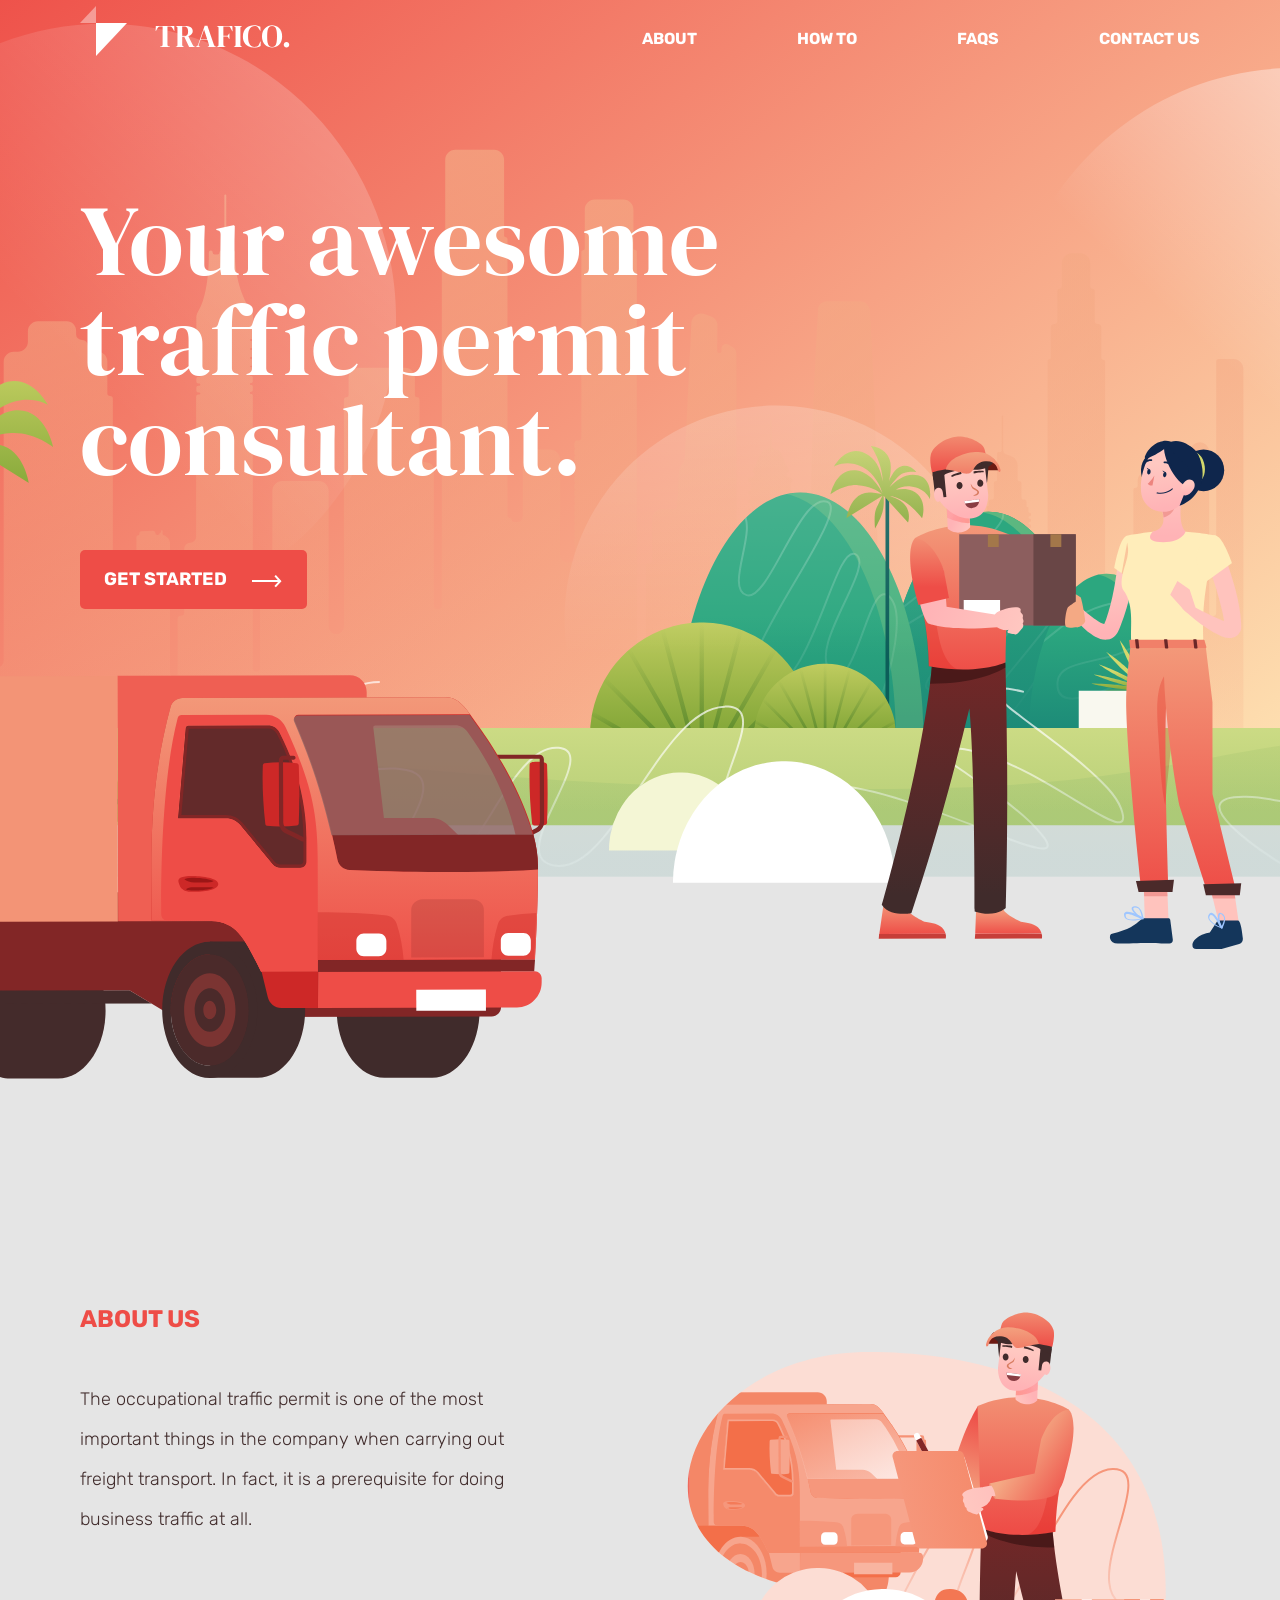
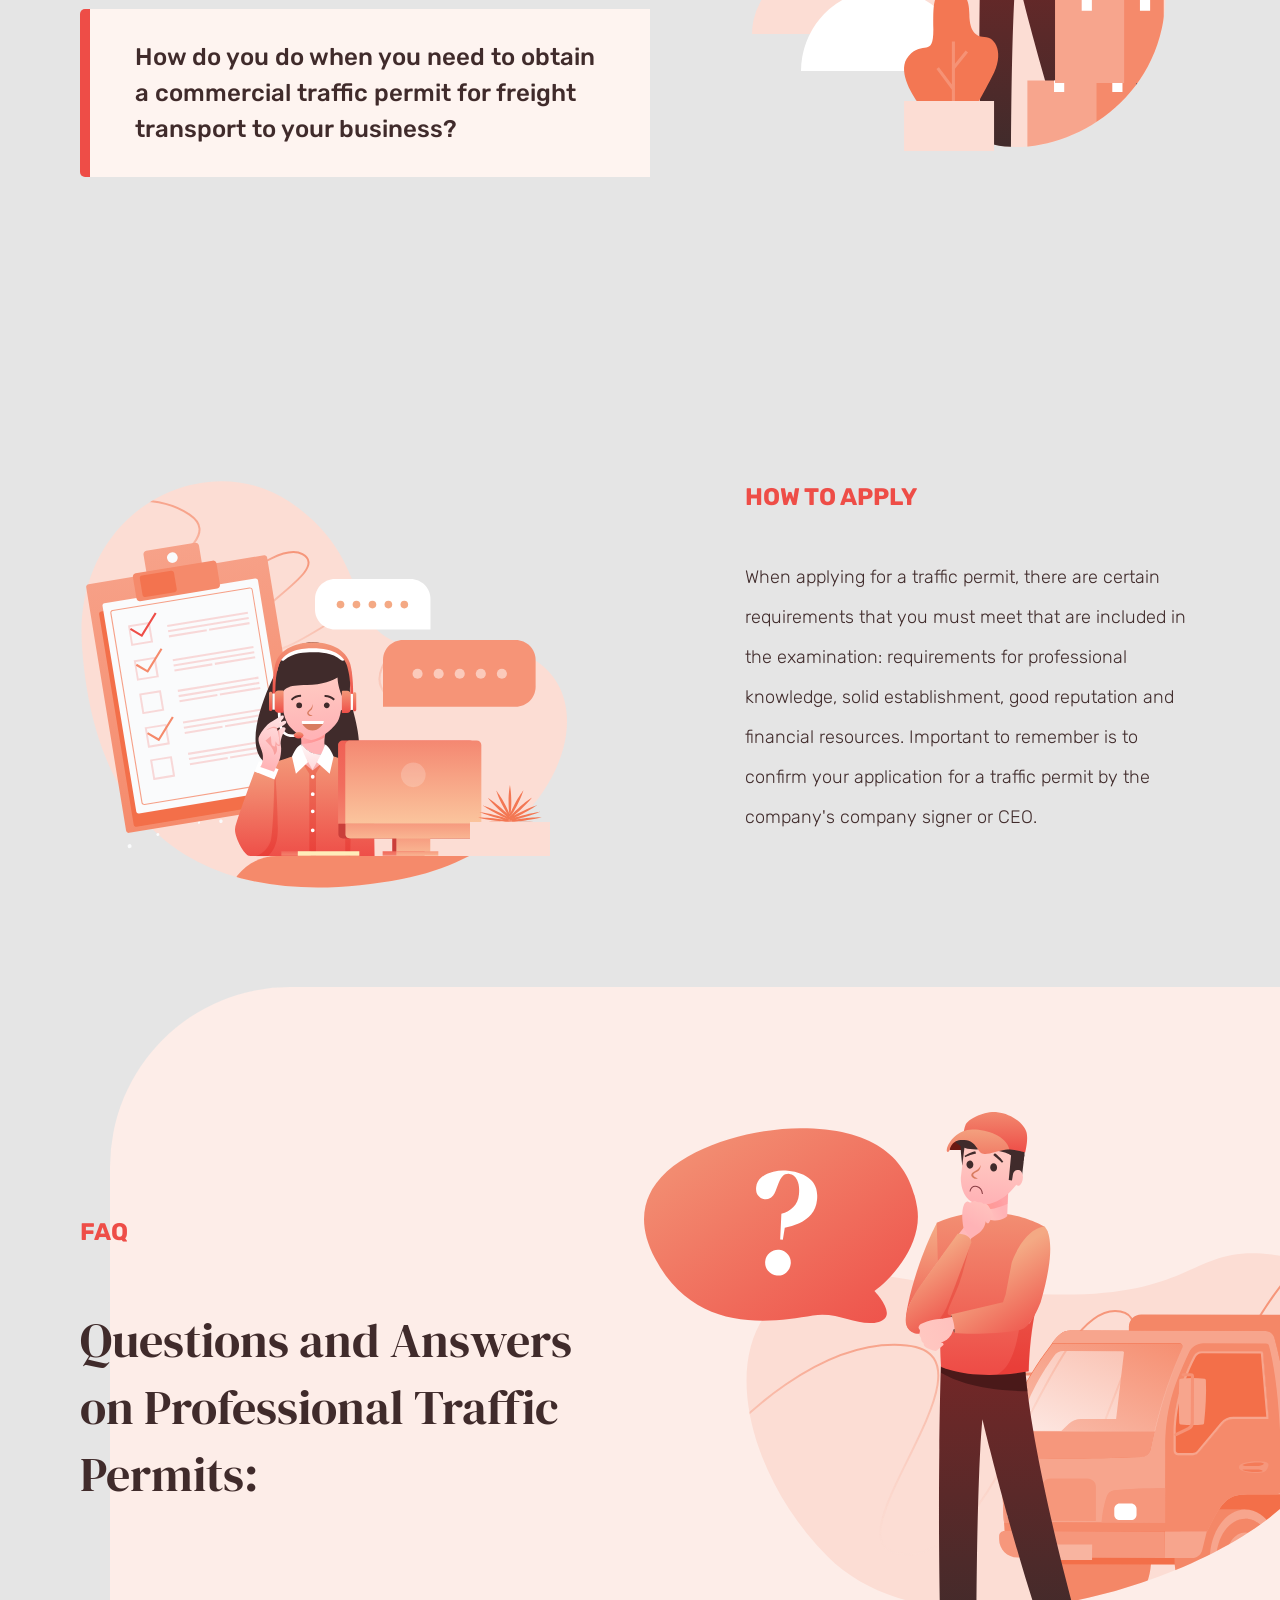
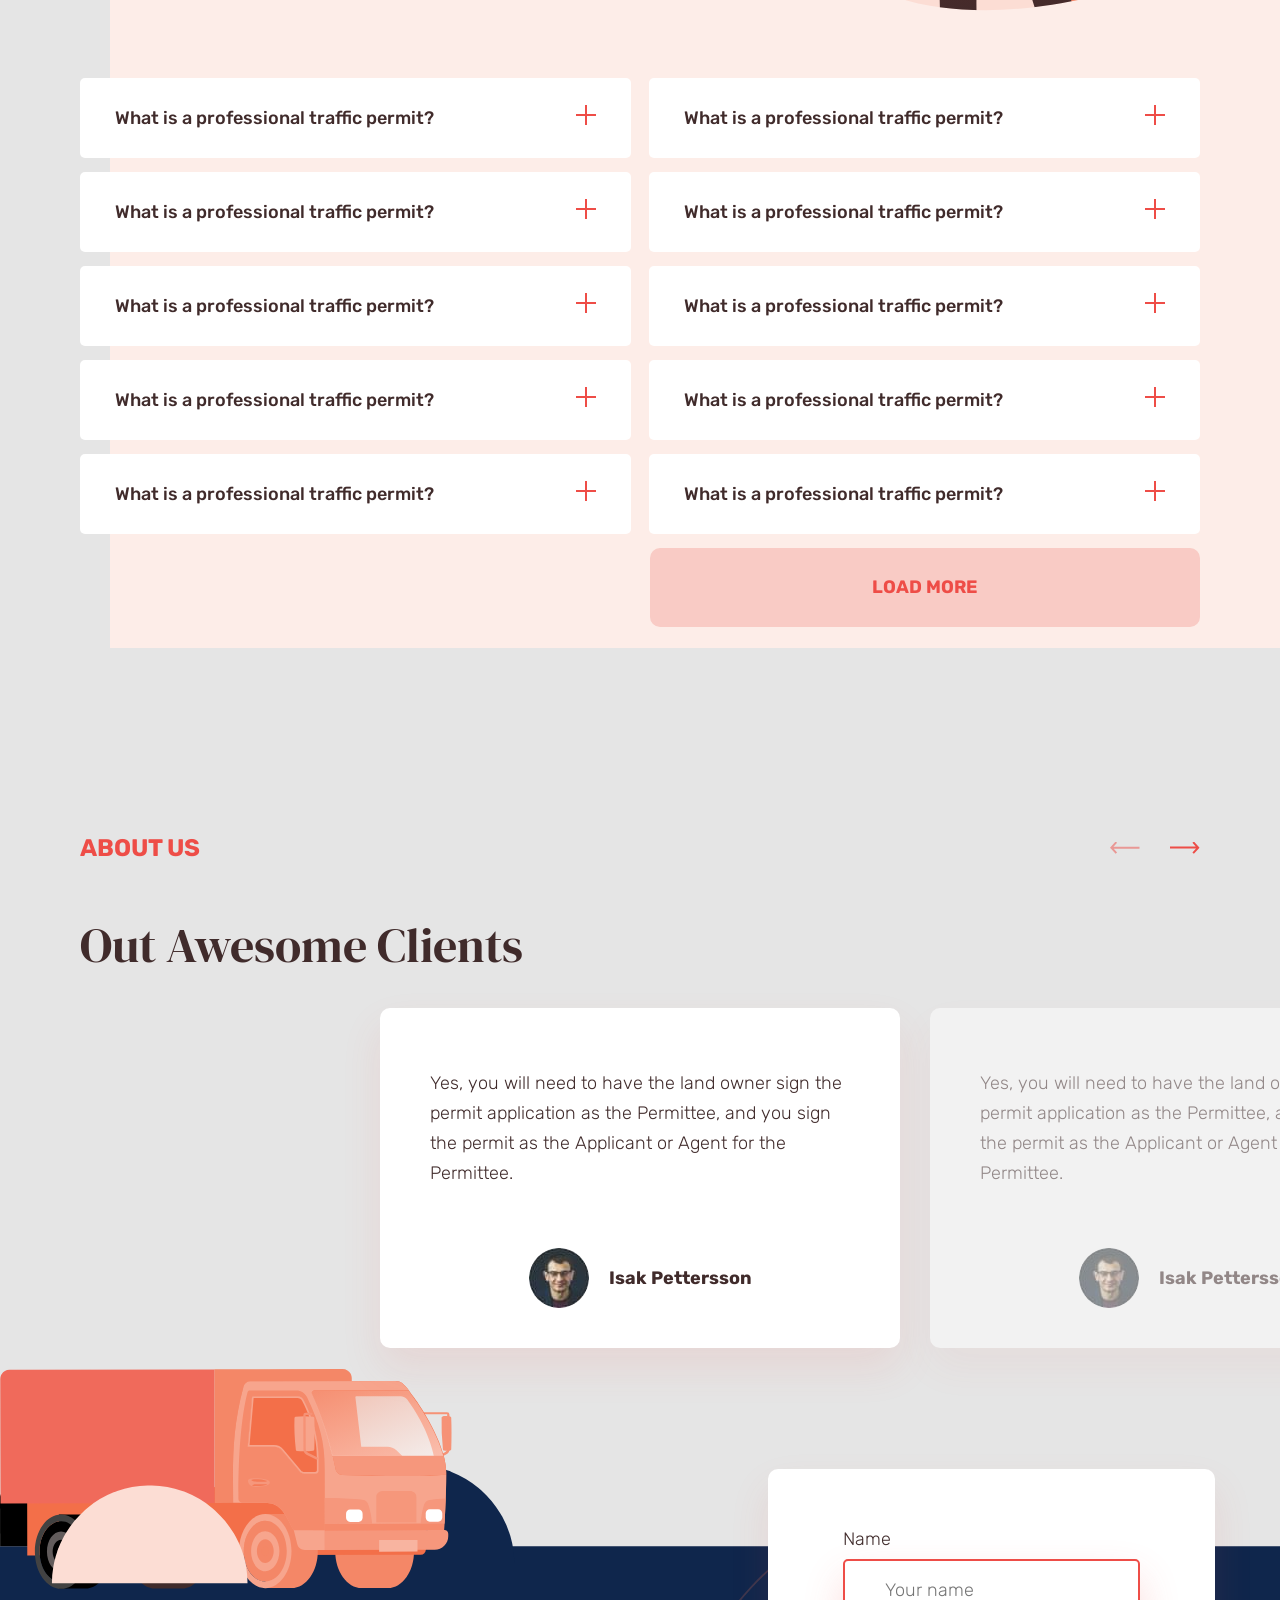
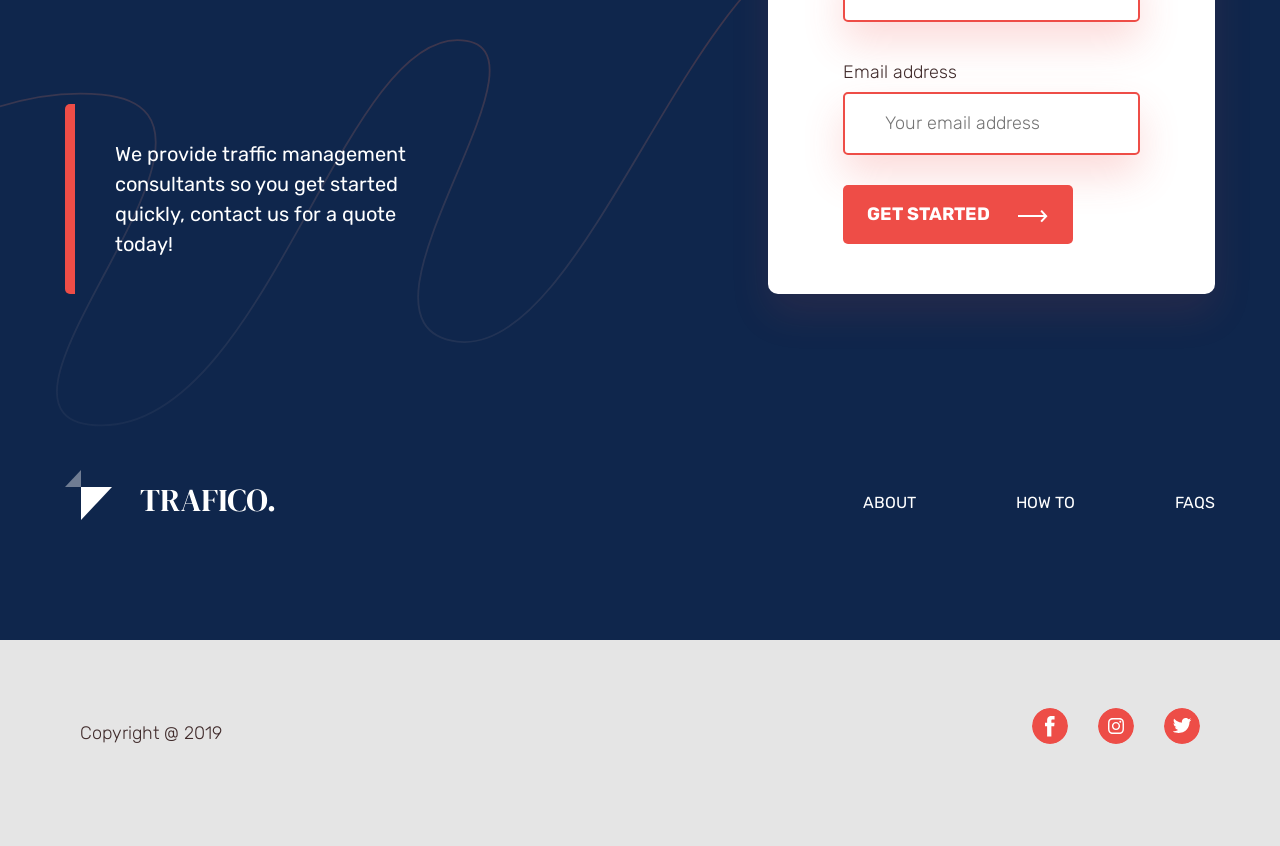
<file: app/index.html>
<!DOCTYPE html>
<html lang="ru">

<head>
  <meta charset="UTF-8">
  <meta name="viewport" content="width=device-width, initial-scale=1.0">
  <link rel="shortcut icon" href="img/favicon.ico" type="image/x-icon">
  <meta http-equiv="X-UA-Compatible" content="ie=edge">
  <meta name="theme-color" content="#111111">
  <title>New site</title>
  <link rel="stylesheet" href="css/global.css">
  <link rel="stylesheet" href="css/vendor.css">
  <link rel="stylesheet" href="css/main.css">
</head>

<body>
  <div class="site-container">
    <header class="header">
  <div class="header__container container">
    <a class="header__logo" href="#">
      <img class="header__logo-img" src="img/logo.svg" alt="Logo">
    </a>
    <button class="header__burger burger btn">
      <span></span>

    </button>
    <nav class="nav header__nav">
      <ul class="nav__list list-reset">
        <li class="nav__item">
          <a class="nav__link" href="#about">ABOUT</a>
        </li>
        <li class="nav__item">
          <a class="nav__link" href="#howto">HOW TO</a>
        </li>
        <li class="nav__item">
          <a class="nav__link" href="#faqs">FAQS</a>
        </li>
        <li class="nav__item">
          <a class="nav__link" href="#contacts">CONTACT US</a>
        </li>
      </ul>
    </nav>

  </div>
</header>
    <main class="main">
      <section class="hero">
	<div class="hero__container container">

		<h1 class="title title--main hero__title">Your awesome traffic permit consultant.</h1>
		<button class="hero__btn btn btn--main">get started</button>


	</div>
</section>
      <section id="about" class="about">
	<div class="about__container container">
		<h2 class="about__title title title--section">
			about us
		</h2>
		<p class="p-reset about__text">
			The occupational traffic permit is one of the most important things in the company when carrying out freight
			transport.
			In fact, it is a prerequisite for doing business traffic at all.
		</p>
		<p class="p-reset about__question">
			How do you do when you need to obtain
			a commercial traffic permit for freight transport to your business?
		</p>
	</div>
</section>
      <section id="howto" class="apply">
	<div class="apply__container container">
		<div class="apply__inner">
			<h2 class="apply__title title title--section">
				how to apply
			</h2>
			<p class="p-reset apply__text">
				When applying for a traffic permit, there are certain requirements that you must meet that are included in the
				examination: requirements for professional knowledge, solid establishment, good reputation and financial
				resources.
				Important to remember is to confirm your application for a traffic permit by the company's company signer or
				CEO.
			</p>
		</div>
	</div>
</section>
      <section id="faqs" class="faq">
	<div class="faq__container container">
		<h3 class="faq__title title title--section">faq</h3>
		<h2 class="faq__big-title title title--big-section">
			Questions and Answers on Professional Traffic Permits:
		</h2>





		<ul class="faq__accordion accordion v1 list-reset">
			<li class="accordion__item">
				<button class="accordion__btn btn btn--accordion">What is a professional traffic permit? <span
						class="accordion__btn-status" </span></button>
				<div class="accordion__info">
					<p class="accordion__text p-reset">Traffic permits are a requirement for conducting professional traffic.
					</p>
				</div>
			</li>
			<li class="accordion__item">
				<button class="accordion__btn btn btn--accordion">What is a professional traffic permit? <span
						class="accordion__btn-status" </span></button>
				<div class="accordion__info">
					<p class="accordion__text p-reset">Traffic permits are a requirement for conducting professional traffic.
					</p>
				</div>
			</li>
			<li class="accordion__item">
				<button class="accordion__btn btn btn--accordion">What is a professional traffic permit? <span
						class="accordion__btn-status" </span></button>
				<div class="accordion__info">
					<p class="accordion__text p-reset">Traffic permits are a requirement for conducting professional traffic.
					</p>
				</div>
			</li>
			<li class="accordion__item">
				<button class="accordion__btn btn btn--accordion">What is a professional traffic permit? <span
						class="accordion__btn-status" </span></button>
				<div class="accordion__info">
					<p class="accordion__text p-reset">Traffic permits are a requirement for conducting professional traffic.
					</p>
				</div>
			</li>
			<li class="accordion__item">
				<button class="accordion__btn btn btn--accordion">What is a professional traffic permit? <span
						class="accordion__btn-status" </span></button>
				<div class="accordion__info">
					<p class="accordion__text p-reset">Traffic permits are a requirement for conducting professional traffic.
					</p>
				</div>
			</li>
			<li class="accordion__item">
				<button class="accordion__btn btn btn--accordion">What is a professional traffic permit? <span
						class="accordion__btn-status" </span></button>
				<div class="accordion__info">
					<p class="accordion__text p-reset">Traffic permits are a requirement for conducting professional traffic.
					</p>
				</div>
			</li>
			<li class="accordion__item">
				<button class="accordion__btn btn btn--accordion">What is a professional traffic permit? <span
						class="accordion__btn-status" </span></button>
				<div class="accordion__info">
					<p class="accordion__text p-reset">Traffic permits are a requirement for conducting professional traffic.
					</p>
				</div>
			</li>
			<li class="accordion__item">
				<button class="accordion__btn btn btn--accordion">What is a professional traffic permit? <span
						class="accordion__btn-status" </span></button>
				<div class="accordion__info">
					<p class="accordion__text p-reset">Traffic permits are a requirement for conducting professional traffic.
					</p>
				</div>
			</li>
			<li class="accordion__item">
				<button class="accordion__btn btn btn--accordion">What is a professional traffic permit? <span
						class="accordion__btn-status" </span></button>
				<div class="accordion__info">
					<p class="accordion__text p-reset">Traffic permits are a requirement for conducting professional traffic.
					</p>
				</div>
			</li>
			<li class="accordion__item">
				<button class="accordion__btn btn btn--accordion">What is a professional traffic permit? <span
						class="accordion__btn-status" </span></button>
				<div class="accordion__info">
					<p class="accordion__text p-reset">Traffic permits are a requirement for conducting professional traffic.
					</p>
				</div>
			</li>


		</ul>

		<button id="okButton" class="faq__more-btn btn btn--more">LOAD MORE</button>
	</div>
</section>
      <section class="feedback">
	<div class="feedback__container container">

		<div class="feedback__top">
			<h3 class="feedback__title title title--section">ABOUT US</h3>
			<div class="feedback__swiper-btns">
				<button class="feedback__swiper-btn-prev btn btn--swiper-prev"></button>
				<button class="feedback__swiper-btn-next btn btn--swiper-next"></button>

			</div>
		</div>
		<h2 class="feedback__big-title title title--big-section">
			Out Awesome
			Clients
		</h2>

	</div>
	<div class="feedback__swiper swiper">
		<div class="swiper-wrapper">
			<div class="swiper-slide">
				<p class="feedback__text p-reset">
					Yes, you will need to have the land owner sign the permit application as the Permittee, and you sign the
					permit as the
					Applicant or Agent for the Permittee.</p>
				<div class="feedback__info">
					<img class="feedback__info-img" src="img/profile-1.jpg" alt="profile-1">
					<strong class="feedback__info-name">Isak Pettersson</strong>
				</div>
			</div>
			<div class="swiper-slide">
				<p class="feedback__text p-reset">
					Yes, you will need to have the land owner sign the permit application as the Permittee, and you sign the
					permit as the
					Applicant or Agent for the Permittee.</p>
				<div class="feedback__info">
					<img class="feedback__info-img" src="img/profile-1.jpg" alt="profile-1">
					<strong class="feedback__info-name">Isak Pettersson</strong>
				</div>
			</div>
			<div class="swiper-slide">
				<p class="feedback__text p-reset">
					Yes, you will need to have the land owner sign the permit application as the Permittee, and you sign the
					permit as the
					Applicant or Agent for the Permittee.</p>
				<div class="feedback__info">
					<img class="feedback__info-img" src="img/profile-1.jpg" alt="profile-1">
					<strong class="feedback__info-name">Isak Pettersson</strong>
				</div>
			</div>
			<div class="swiper-slide">
				<p class="feedback__text p-reset">
					Yes, you will need to have the land owner sign the permit application as the Permittee, and you sign the
					permit as the
					Applicant or Agent for the Permittee.</p>
				<div class="feedback__info">
					<img class="feedback__info-img" src="img/profile-1.jpg" alt="profile-1">
					<strong class="feedback__info-name">Isak Pettersson</strong>
				</div>
			</div>
			<div class="swiper-slide">
				<p class="feedback__text p-reset">
					Yes, you will need to have the land owner sign the permit application as the Permittee, and you sign the
					permit as the
					Applicant or Agent for the Permittee.</p>
				<div class="feedback__info">
					<img class="feedback__info-img" src="img/profile-1.jpg" alt="profile-1">
					<strong class="feedback__info-name">Isak Pettersson</strong>
				</div>
			</div>
		</div>

	</div>

</section>
      <section id="contacts" class="contacts">
	<div class="contacts__container container">
		<div class="contacts__top">
			<h2 class="contacts__title is-hidden">Contacts</h2>
			<div class="contacts__info">
				<p class="contacts__text">
					We provide traffic management consultants so you get started quickly, contact us for a quote today!
				</p>
			</div>
			<form class="contacts__form">
				<div class="contacts__name">
					<label for="contacts__label">Name</label>
					<input required class="contacts__input input input--contacts" type="text" placeholder="Your name"
						id="contacts__name">
				</div>
				<div class="contacts__mail">
					<label for="contacts__label">Email address</label>
					<input required class="contacts__input input input--contacts" type="email" placeholder="Your email address"
						id="contacts__name">

				</div>
				<button class="contacts__btn btn btn--main">get started</button>
			</form>
		</div>

		<div class="contacts__bottom">
			<a class="contacts__logo" href="#">
				<img class="contacts__logo-img" src="img/logo.svg" alt="Logo">
			</a>

			<ul class="contacts__menu list-reset">
				<li class="contacts__item">
					<a class="contacts__link" href="#about">about</a>
				</li>
				<li class="contacts__item">
					<a class="contacts__link" href="#howto">how to</a>
				</li>
				<li class="contacts__item">
					<a class="contacts__link" href="#faqs">faqs</a>
				</li>
			</ul>
		</div>

	</div>
</section>
    </main>
    <footer class="footer">
  <div class="footer__container container">
    <p class="footer__text p-reset">
      Copyright @ 2019
    </p>
    <ul class="footer__social-list list-reset">
      <li class="footer__social-item">
        <a href="#" class="footer__social-link">
          <svg width="36" height="36" viewBox="0 0 36 36" fill="none" xmlns="http://www.w3.org/2000/svg">
            <circle cx="18" cy="18" r="18" fill="#ED4D47" />
            <path
              d="M19.37 28.4882V18.2429H22.2041L22.5796 14.7123H19.37L19.3749 12.9452C19.3749 12.0244 19.4625 11.531 20.7879 11.531H22.5596V8H19.7251C16.3205 8 15.1222 9.71271 15.1222 12.593V14.7127H13V18.2433H15.1222V28.4882H19.37Z"
              fill="white" />
          </svg>
        </a>
      </li>
      <li class="footer__social-item">
        <a href="#" class="footer__social-link">
          <svg width="36" height="36" viewBox="0 0 36 36" fill="none" xmlns="http://www.w3.org/2000/svg">
            <circle cx="18" cy="18" r="18" fill="#ED4D47" />
            <path
              d="M18.0018 13.8978C15.7316 13.8978 13.9005 15.7293 13.9005 18C13.9005 20.2707 15.7316 22.1022 18.0018 22.1022C20.2719 22.1022 22.1031 20.2707 22.1031 18C22.1031 15.7293 20.2719 13.8978 18.0018 13.8978ZM18.0018 20.667C16.5347 20.667 15.3354 19.4709 15.3354 18C15.3354 16.5291 16.5312 15.333 18.0018 15.333C19.4724 15.333 20.6682 16.5291 20.6682 18C20.6682 19.4709 19.4688 20.667 18.0018 20.667ZM23.2274 13.73C23.2274 14.262 22.7991 14.6868 22.2708 14.6868C21.739 14.6868 21.3142 14.2584 21.3142 13.73C21.3142 13.2016 21.7426 12.7732 22.2708 12.7732C22.7991 12.7732 23.2274 13.2016 23.2274 13.73ZM25.9438 14.7011C25.8831 13.4194 25.5904 12.2841 24.6516 11.3487C23.7165 10.4133 22.5814 10.1205 21.2999 10.0562C19.9793 9.98126 16.0207 9.98126 14.7001 10.0562C13.4222 10.1169 12.2871 10.4097 11.3484 11.3451C10.4096 12.2805 10.1205 13.4158 10.0562 14.6975C9.98126 16.0185 9.98126 19.9779 10.0562 21.2989C10.1169 22.5806 10.4096 23.7159 11.3484 24.6513C12.2871 25.5867 13.4186 25.8795 14.7001 25.9438C16.0207 26.0187 19.9793 26.0187 21.2999 25.9438C22.5814 25.8831 23.7165 25.5903 24.6516 24.6513C25.5868 23.7159 25.8795 22.5806 25.9438 21.2989C26.0187 19.9779 26.0187 16.0221 25.9438 14.7011ZM24.2376 22.7163C23.9592 23.416 23.4202 23.9551 22.717 24.2372C21.664 24.6549 19.1654 24.5585 18.0018 24.5585C16.8381 24.5585 14.336 24.6513 13.2866 24.2372C12.5869 23.9587 12.048 23.4196 11.766 22.7163C11.3484 21.6631 11.4447 19.1639 11.4447 18C11.4447 16.8361 11.3519 14.3334 11.766 13.2837C12.0444 12.584 12.5834 12.0449 13.2866 11.7628C14.3395 11.3451 16.8381 11.4415 18.0018 11.4415C19.1654 11.4415 21.6676 11.3487 22.717 11.7628C23.4166 12.0413 23.9556 12.5804 24.2376 13.2837C24.6552 14.3369 24.5588 16.8361 24.5588 18C24.5588 19.1639 24.6552 21.6666 24.2376 22.7163Z"
              fill="white" />
          </svg>
        </a>
      </li>
      <li class="footer__social-item">
        <a href="#" class="footer__social-link">
          <svg width="36" height="36" viewBox="0 0 36 36" fill="none" xmlns="http://www.w3.org/2000/svg">
            <circle cx="18" cy="18" r="18" fill="#ED4D47" />
            <path fill-rule="evenodd" clip-rule="evenodd"
              d="M17.9095 14.6592L17.8699 14.0076C17.7511 12.3187 18.7938 10.7761 20.4438 10.1777C21.051 9.96492 22.0805 9.93832 22.7537 10.1245C23.0176 10.2043 23.5193 10.4702 23.8756 10.7096L24.5224 11.1485L25.2351 10.9224C25.6311 10.8027 26.1591 10.6032 26.3966 10.4702C26.621 10.3506 26.819 10.284 26.819 10.324C26.819 10.55 26.3307 11.3213 25.9215 11.7468C25.3671 12.3453 25.5255 12.3985 26.6475 11.9995C27.3206 11.7734 27.3338 11.7734 27.2018 12.0261C27.1226 12.1591 26.7134 12.6245 26.2778 13.0501C25.5387 13.7815 25.4991 13.8613 25.4991 14.473C25.4991 15.4172 25.0503 17.3853 24.6015 18.4624C23.77 20.4838 21.9881 22.5715 20.2062 23.6221C17.6984 25.0982 14.3589 25.4705 11.5475 24.6062C10.6103 24.3136 9 23.5689 9 23.436C9 23.396 9.48834 23.3428 10.0824 23.3296C11.3231 23.303 12.5638 22.9572 13.6197 22.3455L14.3326 21.92L13.5141 21.6407C12.3526 21.2417 11.3099 20.3242 11.0459 19.4598C10.9667 19.1805 10.9931 19.1672 11.7322 19.1672L12.4978 19.1539L11.851 18.8481C11.0855 18.4624 10.3859 17.8108 10.0427 17.1459C9.79192 16.6672 9.47521 15.457 9.5676 15.364C9.59394 15.3241 9.87117 15.4038 10.188 15.5102C11.0987 15.8427 11.2175 15.7629 10.6895 15.2044C9.69953 14.1937 9.39596 12.691 9.87117 11.2681L10.0956 10.6298L10.9667 11.4942C12.7486 13.2362 14.8473 14.2735 17.2496 14.5794L17.9095 14.6592Z"
              fill="white" />
          </svg>

        </a>
      </li>
    </ul>
  </div>
</footer>
    
  </div>
  <script src="js/vendor.js"></script>
  <script src="js/main.js"></script>
</body>

</html>
</file>
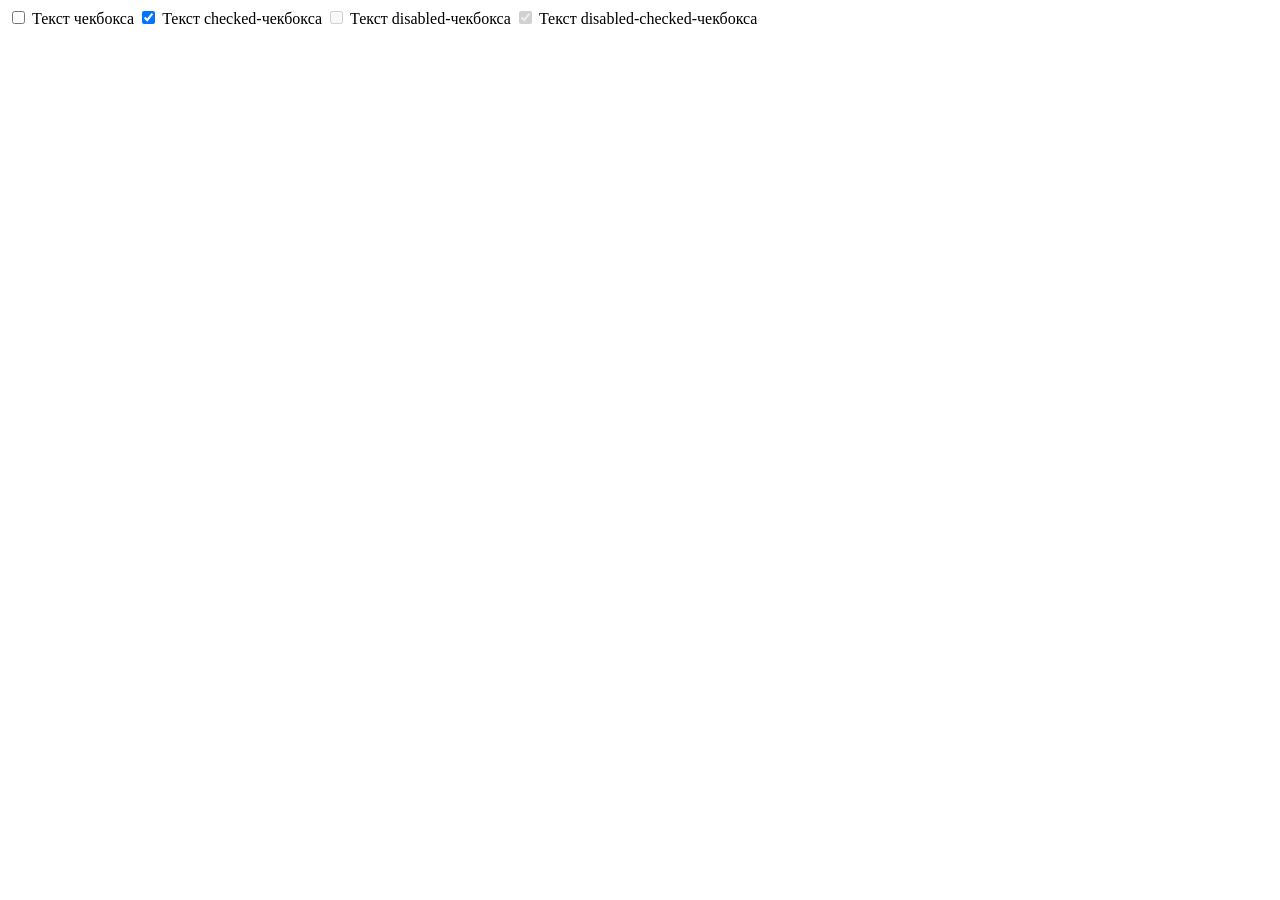
<file: src/parts/checkbox.html>
<!DOCTYPE html>
<html lang="ru">
<head>
	<meta charset="UTF-8">
	<meta http-equiv="X-UA-Compatible" content="IE=edge">
	<meta name="viewport" content="width=device-width, initial-scale=1.0">
	<title>custom-checkbox</title>
  <style>

    /*
      .custom-checkbox {
        @include checkbox;
        если нужно как-то изменить стандарт - пишите стили здесь
      }
    */

  </style>
</head>
<body>
	<label class="custom-checkbox">
	  <input type="checkbox" class="custom-checkbox__field">
	  <span class="custom-checkbox__content">Текст чекбокса</span>
	</label>

  <label class="custom-checkbox">
    <input type="checkbox" class="custom-checkbox__field" checked>
    <span class="custom-checkbox__content">Текст checked-чекбокса</span>
  </label>

  <label class="custom-checkbox">
    <input type="checkbox" class="custom-checkbox__field" disabled>
    <span class="custom-checkbox__content">Текст disabled-чекбокса</span>
  </label>

  <label class="custom-checkbox">
    <input type="checkbox" class="custom-checkbox__field" checked disabled>
    <span class="custom-checkbox__content">Текст disabled-checked-чекбокса</span>
  </label>
</body>
</html>
</file>
<file: app/css/global.css>
:root{--white:#fff;--black:#000;--woody-brown:#402b2b;--cinnabar:#ee4d47;--cinderella:#fef4f0;--provincial-pink:#fdede8;--sauvignon:#fff7f5;--givry:#f9cbc5;--main:#e5e5e5;--font-rubik:"rubik";--font-dm:"dm";--menu:700 16px/19px var(--font-rubik);--main-title:400 100px/100px var(--font-dm);--main-title-tablet:400 50px/65px var(--font-dm);--main-subtitle:400 48px/67px var(--font-dm);--main-subtitle-tablet:400 30px/30px var(--font-dm);--section-title:700 24px/40px var(--font-rubik);--big-btn:700 18px/19px var(--font-rubik);--section-text:300 18px/40px var(--font-rubik);--faq-text:300 18px/30px var(--font-rubik);--faq-text-mobile:300 15px/16px var(--font-rubik);--section-text:300 18px/40px var(--font-rubik);--big-text:500 24px/36px var(--font-rubik);--contact-text:400 20px/30px var(--font-rubik);--bottom-menu:400 16px/19px var(--font-rubik);--faq-title:500 18px/30px var(--font-rubik);--faq-title-mobile:500 14px/15px var(--font-rubik)}.custom-checkbox__field:checked+.custom-checkbox__content::after{opacity:1}.custom-checkbox__field:focus+.custom-checkbox__content::before{outline:red solid 2px;outline-offset:2px}.custom-checkbox__field:disabled+.custom-checkbox__content{opacity:.4;pointer-events:none}@font-face{font-family:dm;src:url(../fonts/dm-regular.woff2) format("woff2");font-weight:400;font-display:swap;font-style:normal}@font-face{font-family:rubik;src:url(../fonts/rubik-300.woff2) format("woff2");font-weight:300;font-display:swap;font-style:normal}@font-face{font-family:rubik;src:url(../fonts/rubik-400.woff2) format("woff2");font-weight:400;font-display:swap;font-style:normal}@font-face{font-family:rubik;src:url(../fonts/rubik-500.woff2) format("woff2");font-weight:500;font-display:swap;font-style:normal}@font-face{font-family:rubik;src:url(../fonts/rubik-700.woff2) format("woff2");font-weight:700;font-display:swap;font-style:normal}html{box-sizing:border-box;scroll-behavior:smooth}*,::after,::before{box-sizing:inherit}body{margin:0;font:var(--section-text);background-color:var(--main);color:var(--woody-brown)}img{max-width:100%}a{text-decoration:none}.is-outer{position:relative!important;left:-9999px!important}.site-container{overflow:hidden}.is-hidden{display:none!important}.for-mobile{display:none}@media (max-width:768px){.for-mobile{display:block}}.error{border:2px solid #ff4019!important}.dis-scroll{overflow-y:hidden}.is-visible{opacity:1!important;visibility:visible!important;display:block!important}.list-reset{list-style:none;padding:0}.p-reset{margin:0}.container{margin:0 auto;padding:0 15px;max-width:1150px}.js-focus-visible :focus:not(.focus-visible){outline:0}.swiper-button-disabled{opacity:.5}.title{margin:0}.title--main{font:var(--main-title);color:var(--white)}.title--section{font:var(--section-title);color:var(--cinnabar);text-transform:uppercase}.title--big-section{font:var(--main-subtitle)}.btn{border:none;background:0 0;cursor:pointer;padding:0;font:var(--big-btn);color:var(--white)}.btn--main{position:relative;background-color:var(--cinnabar);padding:20px 80px 20px 24px;border-radius:5px;text-transform:uppercase;text-align:inherit}.btn--main:after{content:"";position:absolute;top:25px;right:25px;width:30px;height:13px;transition:right .2s ease-in-out;background-image:url(../img/sprite.svg#arrow-right)}.btn--main:hover:after{right:15px}.btn--accordion{color:var(--woody-brown);font:var(--faq-title);padding:25px 35px;width:100%;background-color:var(--white);border-radius:10px;text-align:start}.btn--accordion:hover{box-shadow:0 20px 40px rgba(238,77,71,.1)}.btn--more{color:var(--cinnabar);background-color:var(--givry);padding:30px 0;border-radius:10px;transition:.2s ease-in-out}.btn--more:hover{background-color:var(--cinnabar);color:var(--white)}.btn--swiper-next,.btn--swiper-prev{position:relative;width:30px;height:13px}.btn--swiper-next:after,.btn--swiper-prev:after{content:"";position:absolute;top:50%;left:0;transform:translate(0,-50%);width:30px;height:13px;background-image:url(../img/sprite.svg#swiper-arrow-next);transition:.1s ease-in-out}.btn--swiper-next:hover::after,.btn--swiper-prev:hover::after{left:5px}.btn--swiper-prev::after{right:0;background-image:url(../img/sprite.svg#swiper-arrow-prev)}.btn--swiper-prev:hover::after{left:-5px}.input{border:none;font:var(--big-btn)}.input--contacts{padding:20px 40px;border-radius:5px;border:2px solid var(--cinnabar);box-shadow:0 20px 40px rgba(238,77,71,.2)}.input--contacts::-moz-placeholder{font:var(--section-text)}.input--contacts:-ms-input-placeholder{font:var(--section-text)}.input--contacts::placeholder{font:var(--section-text)}.input--contacts:valid{box-shadow:0 0 2px var(--cinnabar);border:2px solid transparent}
</file>
<file: app/css/main.css>
.custom-checkbox__field:checked+.custom-checkbox__content::after{opacity:1}.custom-checkbox__field:focus+.custom-checkbox__content::before{outline:red solid 2px;outline-offset:2px}.custom-checkbox__field:disabled+.custom-checkbox__content{opacity:.4;pointer-events:none}.header{position:absolute;width:100%}.header__container{display:flex;justify-content:space-between;align-items:center;height:75px}.burger{display:none}@media (max-width:768px){.header__logo-img{width:70%}.burger{display:block;position:absolute;display:flex;align-items:center;top:20px;right:20px;width:35px;height:35px;cursor:pointer;z-index:200}.nav{background-color:var(--cinnabar);position:absolute;top:0;right:0;left:0;width:100%;text-align:center;padding:30px;flex-direction:column;justify-content:space-between;opacity:0;visibility:hidden;display:none}}.burger>span,.burger>span::after,.burger>span::before{display:block;position:absolute;width:100%;height:2px;background-color:var(--white);transition-duration:.25s}.burger>span::before{content:"";top:-11px}.burger>span::after{content:"";top:11px}.burger--active>span::before{content:"";transform:rotate(-45deg);top:0}.burger--active>span::after{content:"";top:0;transform:rotate(45deg)}.burger--active span{background-color:transparent}.nav{z-index:199}.nav__list{display:flex;position:relative}.nav__item{padding:20px 0}.nav__item:not(:first-child){margin-left:100px}.nav__link{font:var(--menu);color:var(--white);text-transform:uppercase;transition:text-shadow .1s ease-in-out}.nav__link:hover{text-shadow:0 4px 4px rgba(0,0,0,.25)}.hero{padding:190px 0 470px;background-image:url(../img/hero-bg.svg);background-repeat:no-repeat;background-size:cover;background-position:center}@media (max-width:1024px){.nav__item:not(:first-child){margin-left:50px}.hero{background-image:url(../img/hero-bg-tablet.svg);padding:100px 0 220px}}@media (max-width:768px){.nav__list{flex-direction:column}.nav__item:not(:first-child){margin:0;border-top:2px solid #fff}.nav__link{font-size:25px}.hero{background-image:url(../img/hero-bg-mobile.svg)}}.hero__title{max-width:740px;margin-bottom:60px}.hero__bg-img{position:absolute;width:100%;height:100%;top:-67px;left:-41px;z-index:-1}@media (max-width:400px){.hero{background-image:url(../img/hero-bg-small-mobile.svg)}.hero__btn{width:100%;padding:20px 0;text-align:center}.hero__btn::after{display:none}}.about{padding:150px 0}.about__container{position:relative}.about__container::after{content:"";position:absolute;right:0;top:0;width:575px;height:480px;background-image:url(../img/about-bg.svg);background-repeat:no-repeat;background-size:cover}@media (max-width:1024px){.hero__title{font:var(--main-title-tablet);max-width:100%}.about{padding:100px 0}.about__container::after{width:361px;height:288px;top:50%;transform:translate(0,-50%)}}.about__title{margin:70px 0 40px;max-width:470px}.about__text{font:var(--section-text);max-width:470px;margin-bottom:70px}@media (max-width:1024px){.about__text{max-width:400px;margin-bottom:40px}}@media (max-width:768px){.about{padding-top:200px}.about__container::after{top:-235px;left:50%;transform:translate(-50%,0)}.about__text{max-width:100%;margin-bottom:20px;text-align:center}}.about__question{font:var(--big-text);background-color:var(--cinderella);border-top-left-radius:5px;border-bottom-left-radius:5px;padding:30px 55px 30px 45px;border-left:10px solid var(--cinnabar);max-width:570px}.apply{padding:150px 0}.apply__container{position:relative;display:flex;flex-direction:column;align-items:flex-end}.apply__container::after{content:"";position:absolute;left:0;width:509px;height:420px;background-image:url(../img/apply-bg.svg);background-size:cover;background-repeat:no-repeat}@media (max-width:1024px){.apply{padding:100px 0}.apply__container::after{width:331px;height:270px;left:20px;top:50%;transform:translate(0,-50%)}.apply__title{text-align:end}}@media (max-width:768px){.about__question{max-width:100%}.apply{padding-top:280px}.apply__container::after{top:-280px;left:50%;transform:translate(-50%,0)}}.apply__title{max-width:455px;margin-bottom:40px}@media (max-width:768px){.apply__title{max-width:100%;text-align:center;margin-bottom:20px}}.apply__text{max-width:455px;font:var(--section-text)}.faq{padding:225px 0 100px;position:relative}.faq::after{content:"";position:absolute;top:0;right:0;bottom:0;width:1170px;height:100%;background-color:var(--provincial-pink);border-top-left-radius:180px;z-index:-1}.faq__container{position:relative}.faq__container::after{content:"";position:absolute;right:-70px;top:-100px;width:641px;height:499px;background-image:url(../img/faq-bg.svg);background-repeat:no-repeat;background-size:cover}@media (max-width:1024px){.apply__text{max-width:400px;text-align:end}.faq__container::after{width:403px;height:283px}}@media (max-width:768px){.apply__text{max-width:100%;margin-bottom:20px;text-align:center}.faq{padding-top:330px}.faq__container::after{top:-300px;left:50%;transform:translate(-50%,0)}}.faq__title{margin-bottom:55px;max-width:550px}@media (max-width:1024px){.faq__title{margin-bottom:30px}}@media (max-width:768px){.faq__title{max-width:100%;text-align:center}}.faq__big-title{max-width:550px;margin-bottom:170px}.faq__more-btn{float:right;width:calc(50% - 10px)}@media (max-width:1024px){.faq__big-title{max-width:450px;font:var(--main-subtitle-tablet)}.faq__more-btn{width:100%}}@media (max-width:768px){.faq__big-title{max-width:100%;text-align:center;margin-bottom:40px}.faq__more-btn{text-align:center}.accordion .accordion__item .accordion__btn{font:var(--faq-title-mobile)}}.accordion{-moz-columns:2;columns:2;margin:0}.accordion .accordion__item{width:100%;display:inline-block}.accordion .accordion__item:not(:last-child){margin-bottom:10px}.accordion .accordion__item .accordion__btn{position:relative;transition:.3s ease-in-out;border-radius:5px}.accordion .accordion__item .accordion__btn-status{display:block;position:absolute;height:40px;width:20px;right:35px;top:75%;transform:translate(0,-75%)}.accordion .accordion__item .accordion__btn-status:after{content:"";width:20px;height:2px;background-color:var(--cinnabar);position:absolute;top:6px}.accordion .accordion__item .accordion__btn-status:before{content:"";width:20px;height:2px;background-color:var(--cinnabar);position:absolute;top:6px;transform:rotate(90deg);transition:.3s ease-in-out}.accordion .accordion__item .accordion__info{transition:.2s ease-in-out;height:auto;opacity:0;max-height:0;overflow:hidden}.accordion .accordion__item.active .accordion__btn-status::before{transform:rotate(0)}.accordion .accordion__item.active .accordion__info{padding:40px 35px 60px;opacity:1;background:var(--sauvignon);box-shadow:0 20px 40px rgba(238,77,71,.1);border-radius:10px;max-height:1000px;margin-bottom:40px}.feedback{padding:180px 0 50px}.feedback__top{display:flex;justify-content:space-between;margin-bottom:44px}@media (max-width:1024px){.accordion{-moz-columns:1;columns:1}.accordion .accordion__item .accordion__btn{padding-right:60px}.feedback{padding:100px 0}.feedback__top{margin-bottom:20px}.feedback__big-title{font:var(--main-subtitle-tablet)}}.feedback__text{font:var(--faq-text);margin-bottom:60px}.feedback__info{display:flex;align-items:center}.feedback__info-img{width:60px;height:60px;border-radius:100%}.feedback__info-name{margin-left:20px;font:var(--big-btn)}.swiper{width:100%;height:100%;overflow:visible;position:relative;top:29px}.swiper-slide{display:flex;justify-content:center;align-items:center;max-width:420px;padding:60px 50px 40px;background:var(--white);box-shadow:0 20px 40px rgba(238,77,71,.1);border-radius:10px;display:flex;flex-direction:column;opacity:.5}@media (max-width:768px){.accordion .accordion__item .accordion__btn-status{top:85%}.accordion .accordion__item .accordion__text{font:var(--faq-text-mobile)}.accordion .accordion__item.active .accordion__info{padding:20px 35px 30px;margin-bottom:20px}.feedback__text{margin-bottom:30px}.swiper-slide{padding:30px 25px 20px;max-width:80%}}.swiper-slide-active{opacity:1}.feedback__swiper-btns{width:90px;display:flex;justify-content:space-between;align-items:center}.contacts{background-image:url(../img/bottom-bg.svg);background-repeat:no-repeat;background-size:cover}.contacts__container{padding:100px 0}.contacts__info{position:relative;max-width:380px;border-top-left-radius:5px;border-bottom-left-radius:5px;padding:15px 35px 15px 40px;border-left:10px solid var(--cinnabar);height:100%}.contacts__text{font:var(--contact-text);color:var(--white)}.contacts__top{display:flex;justify-content:space-between;align-items:end;margin-bottom:170px}@media (max-width:1024px){.contacts__info{order:3;max-width:550px}.contacts__top{flex-direction:column;align-items:center;margin-bottom:100px}}.contacts__form{display:flex;flex-direction:column;background-color:var(--white);padding:50px 75px;box-shadow:0 20px 40px rgba(238,77,71,.1);border-radius:10px;max-width:550px}@media (max-width:1024px){.contacts__form{padding:30px 40px;margin-bottom:30px;width:100%}}.contacts__btn{max-width:230px}.contacts__mail,.contacts__name{margin-bottom:30px}.contacts__input,.contacts__label{display:block;width:100%}.contacts__label{margin-bottom:10px;font:var(--section-text)}.contacts__bottom{display:flex;justify-content:space-between;align-items:center}@media (max-width:768px){.contacts__btn{max-width:100%;padding:20px 0;text-align:center}.contacts__btn::after{display:none}.contacts__bottom{flex-direction:column}}.contacts__menu{display:flex;justify-content:space-between}.contacts__item:not(:last-child){margin-right:100px}.contacts__link{font:var(--bottom-menu);text-transform:uppercase;color:var(--white);transition:text-shadow .1s ease-in-out}.contacts__link:hover{text-shadow:0 4px 8px rgba(255,255,255,.5)}.footer{padding:50px 0 70px}.footer__container{display:flex;justify-content:space-between;align-items:center}@media (max-width:768px){.contacts__item:not(:last-child){margin-right:50px}.contacts__logo-img{max-width:80%}.footer{padding:25px 0 35px}.footer__container{flex-direction:column}}.footer__social-list{display:flex}.footer__social-item:not(:last-child){margin-right:30px}.footer__social-link{width:100%;height:100%}.footer__social-link svg{border-radius:100%;transition:box-shadow .1s ease-in-out}.footer__social-link:hover svg{box-shadow:0 4px 8px rgba(49,49,49,.5)}
</file>
